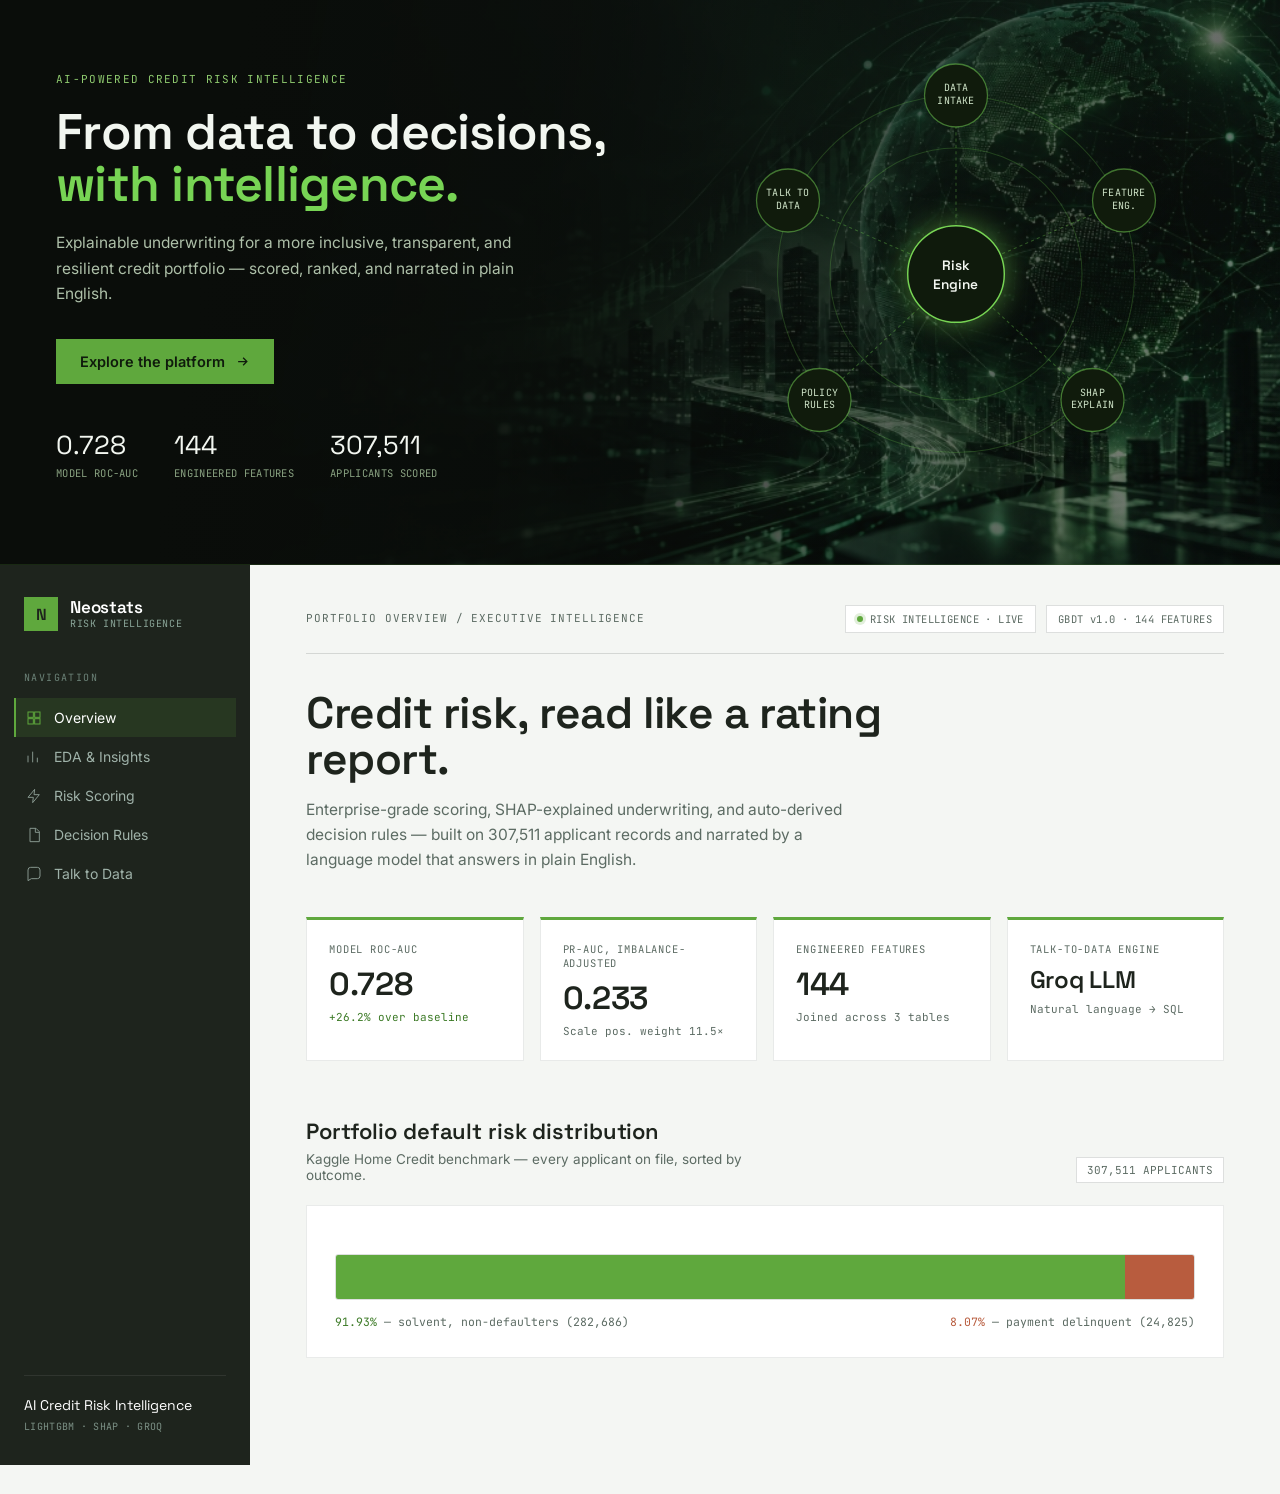
<file: frontend/mockup3.html>
<!DOCTYPE html>
<html lang="en">
<head>
<meta charset="UTF-8">
<title>NeoStats — Credit Risk Intelligence</title>
<meta name="viewport" content="width=device-width, initial-scale=1.0">
<link rel="preconnect" href="https://fonts.googleapis.com">
<link href="https://fonts.googleapis.com/css2?family=Space+Grotesk:wght@400;500;600;700&family=JetBrains+Mono:wght@400;500&family=Inter:wght@400;500;600&display=swap" rel="stylesheet">
<style>
  :root{
    --bg:#F4F6F3;
    --card:#FFFFFF;
    --ink:#12201A;
    --ink-dim:#5C6B63;
    --line: rgba(18,32,26,0.09);
    --line-strong: rgba(18,32,26,0.14);
    --green:#5FA83D;
    --green-dark:#3C7A26;
    --green-tint:#EAF4E2;
    --navy:#1E241D;
    --amber:#D99A3C;
    --red:#B85C3E;
  }
  *{box-sizing:border-box;}
  html,body{margin:0;padding:0;background:var(--bg);color:var(--ink);font-family:'Inter',sans-serif;}
  ::selection{background:rgba(95,168,61,0.25);}

  .app{display:grid;grid-template-columns:250px 1fr;min-height:100vh;}

  /* ---------- SIDEBAR ---------- */
  .side{
    background:var(--navy);
    padding:32px 24px;
    display:flex;flex-direction:column;
    gap:40px;
    color:#DCE4E0;
    position:sticky;top:0;align-self:start;height:100vh;overflow-y:auto;
  }
  .brand{display:flex;align-items:center;gap:12px;}
  .brand .mark{
    width:34px;height:34px;background:var(--green);
    display:flex;align-items:center;justify-content:center;
    font-family:'Space Grotesk',sans-serif;font-size:16px;color:var(--navy);font-weight:600;
    flex-shrink:0;
  }
  .brand .name{font-family:'Space Grotesk',sans-serif;font-weight:600;font-size:17px;letter-spacing:-0.01em;color:#fff;line-height:1.15;}
  .brand .sub{font-family:'JetBrains Mono',monospace;font-size:10px;color:#8AA598;letter-spacing:0.06em;}

  nav{display:flex;flex-direction:column;}
  .nav-label{font-family:'JetBrains Mono',monospace;font-size:10px;letter-spacing:0.14em;color:#6C8378;margin-bottom:14px;}
  .nav-item{
    display:flex;align-items:center;gap:12px;
    padding:11px 10px;margin:0 -10px;
    color:#9FB2A9;text-decoration:none;
    font-size:14px;border-left:2px solid transparent;
    transition:color .15s ease, border-color .15s ease, background .15s ease;
  }
  .nav-item svg{width:16px;height:16px;flex-shrink:0;opacity:0.8;}
  .nav-item.active{color:#fff;border-left-color:var(--green);background:rgba(95,168,61,0.14);}
  .nav-item.active svg{opacity:1;stroke:var(--green);}
  .nav-item:hover:not(.active){color:#fff;}

  .side-foot{margin-top:auto;padding-top:20px;border-top:1px solid rgba(255,255,255,0.08);}
  .side-foot .t{font-family:'Space Grotesk',sans-serif;font-size:14px;color:#fff;}
  .side-foot .m{font-family:'JetBrains Mono',monospace;font-size:10px;color:#7C9186;margin-top:6px;letter-spacing:0.03em;}

  /* ---------- MAIN ---------- */
  main{padding:40px 56px 80px;max-width:1180px;}

  .topline{
    display:flex;justify-content:space-between;align-items:baseline;
    padding-bottom:20px;border-bottom:1px solid var(--line-strong);margin-bottom:36px;
    flex-wrap:wrap;gap:12px;
  }
  .topline .crumb{font-family:'JetBrains Mono',monospace;font-size:11px;color:var(--ink-dim);letter-spacing:0.08em;}
  .status{display:flex;gap:10px;align-items:center;}
  .pill{
    font-family:'JetBrains Mono',monospace;font-size:10.5px;letter-spacing:0.04em;
    padding:6px 11px;border:1px solid var(--line-strong);color:var(--ink-dim);
    display:flex;align-items:center;gap:7px;background:var(--card);
  }
  .pill .dot{width:6px;height:6px;background:var(--green);border-radius:50%;box-shadow:0 0 0 3px rgba(95,168,61,0.18);}

  h1.hero{
    font-family:'Space Grotesk',sans-serif;font-weight:600;letter-spacing:-0.01em;
    font-size:44px;line-height:1.05;max-width:640px;margin:0 0 16px;color:var(--navy);
  }
  p.lede{font-size:15.5px;line-height:1.6;color:var(--ink-dim);max-width:560px;margin:0 0 44px;}

  /* metrics row */
  .ledger{
    display:grid;grid-template-columns:repeat(4,1fr);
    gap:16px;
    margin-bottom:56px;
  }
  .ledger .cell{
    padding:22px 22px;background:var(--card);border:1px solid var(--line);
    border-top:3px solid var(--green);
  }
  .cell .k{font-family:'JetBrains Mono',monospace;font-size:10.5px;color:var(--ink-dim);letter-spacing:0.08em;margin-bottom:12px;}
  .cell .v{font-family:'Space Grotesk',sans-serif;font-weight:600;letter-spacing:-0.01em;font-size:32px;color:var(--navy);line-height:1;}
  .cell .d{font-family:'JetBrains Mono',monospace;font-size:11px;margin-top:10px;}
  .d.up{color:var(--green-dark);}
  .d.neutral{color:var(--ink-dim);}

  /* section header */
  .section-head{
    display:flex;justify-content:space-between;align-items:flex-end;
    margin-bottom:22px;
  }
  .section-head h2{font-family:'Space Grotesk',sans-serif;font-weight:600;letter-spacing:-0.005em;font-size:22px;margin:0 0 6px;color:var(--navy);}
  .section-head p{font-size:13.5px;color:var(--ink-dim);margin:0;max-width:480px;}
  .section-head .tag{font-family:'JetBrains Mono',monospace;font-size:11px;color:var(--ink-dim);border:1px solid var(--line-strong);padding:5px 10px;white-space:nowrap;background:var(--card);}

  /* distribution bar */
  .dist{
    border:1px solid var(--line);background:var(--card);padding:28px;margin-bottom:56px;
  }
  .dist-bar{display:flex;height:46px;border:1px solid var(--line-strong);overflow:hidden;margin:20px 0 14px;border-radius:3px;}
  .dist-bar .seg-good{background:var(--green);width:91.93%;position:relative;}
  .dist-bar .seg-bad{background:var(--red);width:8.07%;}
  .dist-legend{display:flex;justify-content:space-between;font-family:'JetBrains Mono',monospace;font-size:11.5px;}
  .dist-legend .a{color:var(--green-dark);}
  .dist-legend .b{color:var(--red);}
  .dist-legend span{color:var(--ink-dim);}

  /* two column: scoring + shap */
  .grid-2{display:grid;grid-template-columns:1fr 1.15fr;gap:16px;margin-bottom:56px;}
  .panel{padding:30px;background:var(--card);border:1px solid var(--line);}
  .field{margin-bottom:18px;}
  .field label{display:block;font-family:'JetBrains Mono',monospace;font-size:10.5px;color:var(--ink-dim);letter-spacing:0.05em;margin-bottom:7px;}
  .field .val{
    font-family:'JetBrains Mono',monospace;font-size:14px;color:var(--navy);
    border-bottom:1px solid var(--line-strong);padding:8px 2px;
  }

  .decision-block{text-align:left;}
  .decision-top{display:flex;justify-content:space-between;align-items:flex-start;margin-bottom:26px;}
  .decision-top h3{font-family:'Space Grotesk',sans-serif;font-size:19px;margin:0;color:var(--navy);font-weight:600;letter-spacing:-0.005em;}
  .risk-flag{
    font-family:'JetBrains Mono',monospace;font-size:11px;letter-spacing:0.06em;
    color:var(--red);border:1px solid var(--red);padding:5px 10px;background:#FBEEEB;
  }
  .gauge-row{display:flex;align-items:center;gap:28px;margin-bottom:26px;}
  .gauge{position:relative;width:130px;height:130px;flex-shrink:0;}
  .gauge svg{transform:rotate(-90deg);}
  .gauge .num{
    position:absolute;inset:0;display:flex;flex-direction:column;align-items:center;justify-content:center;
  }
  .gauge .num b{font-family:'Space Grotesk',sans-serif;font-weight:600;font-size:26px;color:var(--navy);}
  .gauge .num small{font-family:'JetBrains Mono',monospace;font-size:8.5px;color:var(--ink-dim);letter-spacing:0.05em;margin-top:2px;}
  .score-lines .row{display:flex;justify-content:space-between;padding:9px 0;border-bottom:1px solid var(--line);font-size:13.5px;}
  .score-lines .row:last-child{border-bottom:none;}
  .score-lines .row span:first-child{color:var(--ink-dim);font-family:'JetBrains Mono',monospace;font-size:11px;}
  .score-lines .row span:last-child{color:var(--navy);font-family:'JetBrains Mono',monospace;}
  .score-lines .row.decision span:last-child{color:var(--red);}

  .policy{margin-top:22px;padding:16px 18px;border-left:3px solid var(--green);background:var(--green-tint);}
  .policy .l{font-family:'JetBrains Mono',monospace;font-size:10px;color:var(--green-dark);letter-spacing:0.08em;margin-bottom:6px;}
  .policy p{margin:0;font-size:13px;line-height:1.5;color:var(--navy);}

  .shap-title{font-family:'JetBrains Mono',monospace;font-size:10.5px;color:var(--ink-dim);letter-spacing:0.06em;margin:26px 0 14px;}
  .shap-cols{display:grid;grid-template-columns:1fr 1fr;gap:24px;}
  .shap-h{font-size:11.5px;font-family:'JetBrains Mono',monospace;letter-spacing:0.03em;margin-bottom:12px;}
  .shap-h.g{color:var(--green-dark);}
  .shap-h.r{color:var(--red);}
  .shap-row{margin-bottom:14px;}
  .shap-row .lbl{display:flex;justify-content:space-between;font-size:12px;margin-bottom:6px;}
  .shap-row .lbl span:first-child{color:var(--navy);}
  .shap-row .bar{height:5px;background:var(--line-strong);position:relative;border-radius:3px;overflow:hidden;}
  .shap-row .bar i{position:absolute;top:0;left:0;height:100%;display:block;}
  .shap-row.g .lbl span:last-child{color:var(--green-dark);}
  .shap-row.g .bar i{background:var(--green);}
  .shap-row.r .lbl span:last-child{color:var(--red);}
  .shap-row.r .bar i{background:var(--red);}

  /* rules */
  .rules-summary{display:flex;gap:16px;margin-bottom:36px;}
  .rules-summary .cell{flex:1;padding:22px 24px;background:var(--card);border:1px solid var(--line);border-top:3px solid var(--green);}

  .filters{display:flex;gap:8px;margin-bottom:28px;}
  .filters button{
    font-family:'JetBrains Mono',monospace;font-size:11.5px;letter-spacing:0.03em;
    background:var(--card);border:1px solid var(--line-strong);color:var(--ink-dim);
    padding:8px 16px;cursor:pointer;
  }
  .filters button.active{color:#fff;background:var(--green);border-color:var(--green);}

  .rule{border:1px solid var(--line);background:var(--card);padding:26px 28px;margin-bottom:14px;}
  .rule-top{display:flex;justify-content:space-between;align-items:center;margin-bottom:16px;}
  .rule-id{font-family:'JetBrains Mono',monospace;font-size:13px;color:var(--navy);letter-spacing:0.03em;}
  .rule-meta{display:flex;align-items:center;gap:14px;}
  .conf{font-family:'JetBrains Mono',monospace;font-size:11px;color:var(--ink-dim);}
  .conf b{color:var(--navy);}
  .rule-logic{
    font-family:'JetBrains Mono',monospace;font-size:13.5px;color:var(--navy);
    background:#F6F8F5;border:1px solid var(--line);padding:16px 18px;margin-bottom:16px;line-height:1.7;
  }
  .rule-logic .k{color:var(--green-dark);}
  .rule-logic .r{color:var(--red);font-weight:500;}
  .rule-fields{display:grid;grid-template-columns:1fr 1fr;gap:20px;}
  .rule-fields .l{font-family:'JetBrains Mono',monospace;font-size:10px;color:var(--ink-dim);letter-spacing:0.06em;margin-bottom:5px;}
  .rule-fields p{margin:0;font-size:13px;line-height:1.5;color:var(--ink-dim);}
  .rule-fields p b{color:var(--navy);font-weight:500;}

  /* ---------- HERO ---------- */
  .hero-wrap{
    background:
      linear-gradient(100deg, #0A0D0A 18%, rgba(10,13,10,0.88) 42%, rgba(10,13,10,0.55) 68%, rgba(10,13,10,0.35) 100%),
      radial-gradient(120% 140% at 78% 0%, rgba(27,42,32,0.4) 0%, rgba(10,13,10,0.2) 60%),
      url('hero-bg.png');
    background-size:cover;
    background-position:center right;
    padding:64px 56px 76px;
    position:relative;overflow:hidden;
    border-bottom:1px solid rgba(95,168,61,0.18);
  }
  .hero-grid{
    display:grid;grid-template-columns:1.05fr 0.95fr;gap:40px;align-items:center;
    max-width:1180px;position:relative;z-index:2;
  }
  .hero-eyebrow{font-family:'JetBrains Mono',monospace;font-size:11px;letter-spacing:0.12em;color:#8FCB6F;margin-bottom:20px;}
  h1.hero2{
    font-family:'Space Grotesk',sans-serif;font-weight:600;letter-spacing:-0.015em;font-size:50px;line-height:1.04;
    color:#F2F6F0;margin:0 0 20px;
  }
  h1.hero2 .accent{color:#77D454;}
  p.hero-lede{font-size:15.5px;line-height:1.65;color:#AEC0A9;max-width:460px;margin:0 0 32px;}
  .hero-cta{
    display:inline-flex;align-items:center;gap:10px;
    background:#5FA83D;color:#0F1A0C;font-family:'Inter',sans-serif;font-weight:600;font-size:14.5px;
    padding:14px 24px;border:none;cursor:pointer;
  }
  .hero-cta svg{width:15px;height:15px;}
  .hero-stats{display:flex;gap:36px;margin-top:44px;}
  .hero-stats .s .v{font-family:'Space Grotesk',sans-serif;font-size:26px;color:#F2F6F0;}
  .hero-stats .s .k{font-family:'JetBrains Mono',monospace;font-size:10.5px;color:#89A281;margin-top:4px;letter-spacing:0.03em;}

  /* orbit diagram */
  .orbit{position:relative;width:100%;aspect-ratio:1/1;max-width:420px;margin:0 auto;}
  .orbit svg{width:100%;height:100%;overflow:visible;}
  .orbit-ring{fill:none;stroke:rgba(119,212,84,0.22);stroke-width:1;}
  .orbit-node-bg{fill:#101B0C;stroke:rgba(119,212,84,0.5);stroke-width:1.2;}
  .orbit-core{fill:#0F1A0C;stroke:#77D454;stroke-width:1.4;filter:drop-shadow(0 0 14px rgba(119,212,84,0.55));}
  .orbit-label{font-family:'JetBrains Mono',monospace;font-size:9.5px;fill:#CFE4C8;letter-spacing:0.02em;}
  .orbit-label-core{font-family:'Space Grotesk',sans-serif;font-weight:600;font-size:13px;fill:#F2F6F0;}
  .orbit-link{stroke:rgba(119,212,84,0.35);stroke-width:1;stroke-dasharray:3 3;}

  @media (max-width: 880px){
    .hero-wrap{padding:44px 20px 56px;}
    .hero-grid{grid-template-columns:1fr;}
    h1.hero2{font-size:36px;}
    .hero-stats{flex-wrap:wrap;row-gap:18px;}
    .orbit{margin-top:20px;}
    .app{grid-template-columns:1fr;}
    .side{display:none;}
    main{padding:28px 20px 60px;}
    h1.hero{font-size:32px;}
    .ledger{grid-template-columns:1fr 1fr;}
    .grid-2{grid-template-columns:1fr;}
    .shap-cols{grid-template-columns:1fr;}
    .rule-fields{grid-template-columns:1fr;}
    .rules-summary{flex-direction:column;}
  }
</style>
</head>
<body>

<section class="hero-wrap">
  <div class="hero-grid">
    <div>
      <div class="hero-eyebrow">AI-POWERED CREDIT RISK INTELLIGENCE</div>
      <h1 class="hero2">From data to decisions,<br><span class="accent">with intelligence.</span></h1>
      <p class="hero-lede">Explainable underwriting for a more inclusive, transparent, and resilient credit portfolio — scored, ranked, and narrated in plain English.</p>
      <button class="hero-cta">Explore the platform
        <svg viewBox="0 0 24 24" fill="none" stroke="currentColor" stroke-width="2"><path d="M5 12h14M13 6l6 6-6 6"/></svg>
      </button>
      <div class="hero-stats">
        <div class="s"><div class="v">0.728</div><div class="k">MODEL ROC-AUC</div></div>
        <div class="s"><div class="v">144</div><div class="k">ENGINEERED FEATURES</div></div>
        <div class="s"><div class="v">307,511</div><div class="k">APPLICANTS SCORED</div></div>
      </div>
    </div>

    <div class="orbit">
      <svg viewBox="0 0 400 400">
        <circle class="orbit-ring" cx="200" cy="200" r="170"/>
        <circle class="orbit-ring" cx="200" cy="200" r="120"/>

        <line class="orbit-link" x1="200" y1="200" x2="200" y2="30"/>
        <line class="orbit-link" x1="200" y1="200" x2="360" y2="130"/>
        <line class="orbit-link" x1="200" y1="200" x2="330" y2="320"/>
        <line class="orbit-link" x1="200" y1="200" x2="70" y2="320"/>
        <line class="orbit-link" x1="200" y1="200" x2="40" y2="130"/>

        <circle class="orbit-core" cx="200" cy="200" r="46"/>
        <text class="orbit-label-core" x="200" y="196" text-anchor="middle">Risk</text>
        <text class="orbit-label-core" x="200" y="214" text-anchor="middle">Engine</text>

        <circle class="orbit-node-bg" cx="200" cy="30" r="30"/>
        <text class="orbit-label" x="200" y="26" text-anchor="middle">DATA</text>
        <text class="orbit-label" x="200" y="38" text-anchor="middle">INTAKE</text>

        <circle class="orbit-node-bg" cx="360" cy="130" r="30"/>
        <text class="orbit-label" x="360" y="126" text-anchor="middle">FEATURE</text>
        <text class="orbit-label" x="360" y="138" text-anchor="middle">ENG.</text>

        <circle class="orbit-node-bg" cx="330" cy="320" r="30"/>
        <text class="orbit-label" x="330" y="316" text-anchor="middle">SHAP</text>
        <text class="orbit-label" x="330" y="328" text-anchor="middle">EXPLAIN</text>

        <circle class="orbit-node-bg" cx="70" cy="320" r="30"/>
        <text class="orbit-label" x="70" y="316" text-anchor="middle">POLICY</text>
        <text class="orbit-label" x="70" y="328" text-anchor="middle">RULES</text>

        <circle class="orbit-node-bg" cx="40" cy="130" r="30"/>
        <text class="orbit-label" x="40" y="126" text-anchor="middle">TALK TO</text>
        <text class="orbit-label" x="40" y="138" text-anchor="middle">DATA</text>
      </svg>
    </div>
  </div>
</section>

<div class="app">
  <aside class="side">
    <div class="brand">
      <div class="mark">N</div>
      <div>
        <div class="name">Neostats</div>
        <div class="sub">RISK INTELLIGENCE</div>
      </div>
    </div>

    <nav>
      <div class="nav-label">NAVIGATION</div>
      <a class="nav-item active" data-page="overview" href="#"><svg viewBox="0 0 24 24" fill="none" stroke="currentColor" stroke-width="1.5"><rect x="3" y="3" width="8" height="8"/><rect x="13" y="3" width="8" height="8"/><rect x="3" y="13" width="8" height="8"/><rect x="13" y="13" width="8" height="8"/></svg>Overview</a>
      <a class="nav-item" data-page="eda" href="#"><svg viewBox="0 0 24 24" fill="none" stroke="currentColor" stroke-width="1.5"><path d="M3 20V10M10 20V4M17 20v-7"/></svg>EDA &amp; Insights</a>
      <a class="nav-item" data-page="scoring" href="#"><svg viewBox="0 0 24 24" fill="none" stroke="currentColor" stroke-width="1.5"><path d="M13 2 3 14h8l-1 8 10-12h-8l1-8z"/></svg>Risk Scoring</a>
      <a class="nav-item" data-page="rules" href="#"><svg viewBox="0 0 24 24" fill="none" stroke="currentColor" stroke-width="1.5"><path d="M6 2h9l5 5v15H6z"/><path d="M14 2v6h6"/></svg>Decision Rules</a>
      <a class="nav-item" data-page="talk" href="#"><svg viewBox="0 0 24 24" fill="none" stroke="currentColor" stroke-width="1.5"><path d="M21 15a4 4 0 0 1-4 4H8l-5 3V6a4 4 0 0 1 4-4h10a4 4 0 0 1 4 4z"/></svg>Talk to Data</a>
    </nav>

    <div class="side-foot">
      <div class="t">AI Credit Risk Intelligence</div>
      <div class="m">LIGHTGBM · SHAP · GROQ</div>
    </div>
  </aside>

  <main>

    <!-- ============ OVERVIEW ============ -->
    <div class="page" id="page-overview">
      <div class="topline">
        <div class="crumb">PORTFOLIO OVERVIEW / EXECUTIVE INTELLIGENCE</div>
        <div class="status">
          <div class="pill"><span class="dot"></span>RISK INTELLIGENCE · LIVE</div>
          <div class="pill">GBDT v1.0 · 144 FEATURES</div>
        </div>
      </div>

      <h1 class="hero">Credit risk, read like a rating report.</h1>
      <p class="lede">Enterprise-grade scoring, SHAP-explained underwriting, and auto-derived decision rules — built on 307,511 applicant records and narrated by a language model that answers in plain English.</p>

      <div class="ledger">
        <div class="cell">
          <div class="k">MODEL ROC-AUC</div>
          <div class="v">0.728</div>
          <div class="d up">+26.2% over baseline</div>
        </div>
        <div class="cell">
          <div class="k">PR-AUC, IMBALANCE-ADJUSTED</div>
          <div class="v">0.233</div>
          <div class="d neutral">Scale pos. weight 11.5×</div>
        </div>
        <div class="cell">
          <div class="k">ENGINEERED FEATURES</div>
          <div class="v">144</div>
          <div class="d neutral">Joined across 3 tables</div>
        </div>
        <div class="cell">
          <div class="k">TALK-TO-DATA ENGINE</div>
          <div class="v" style="font-size:24px;">Groq LLM</div>
          <div class="d neutral">Natural language → SQL</div>
        </div>
      </div>

      <div class="section-head">
        <div>
          <h2>Portfolio default risk distribution</h2>
          <p>Kaggle Home Credit benchmark — every applicant on file, sorted by outcome.</p>
        </div>
        <div class="tag">307,511 APPLICANTS</div>
      </div>
      <div class="dist">
        <div class="dist-bar"><div class="seg-good"></div><div class="seg-bad"></div></div>
        <div class="dist-legend">
          <div class="a">91.93% <span>— solvent, non-defaulters (282,686)</span></div>
          <div class="b">8.07% <span>— payment delinquent (24,825)</span></div>
        </div>
      </div>
    </div>

    <!-- ============ EDA & INSIGHTS ============ -->
    <div class="page" id="page-eda" style="display:none;">
      <div class="topline">
        <div class="crumb">EDA &amp; BUSINESS INSIGHTS</div>
        <div class="status">
          <div class="pill"><span class="dot"></span>DATASET: HOME CREDIT DEFAULT RISK</div>
        </div>
      </div>

      <h1 class="hero" style="font-size:34px;">Understand the data. Discover the patterns.</h1>
      <p class="lede">Empirical drivers pulled from demographic, occupational, bureau, and previous-application records.</p>

      <div class="ledger" style="grid-template-columns:repeat(3,1fr);">
        <div class="cell">
          <div class="k">CASH LOANS SHOW HIGHER DEFAULT RISK</div>
          <div class="v" style="font-size:26px;">8.35%</div>
          <div class="d neutral">Cash loan default rate</div>
        </div>
        <div class="cell">
          <div class="k">LOWER EXTERNAL SCORE INCREASES RISK</div>
          <div class="v" style="font-size:26px;">3.2×</div>
          <div class="d neutral">Higher default rate for EXT_SOURCE_2 &lt; 0.3</div>
        </div>
        <div class="cell">
          <div class="k">HIGHER DEBT-TO-INCOME SIGNALS DISTRESS</div>
          <div class="v" style="font-size:26px;">12.6%</div>
          <div class="d neutral">Default rate for DTI &gt; 4.0</div>
        </div>
      </div>

      <div class="section-head">
        <div>
          <h2>Default rate by loan type</h2>
          <p>Cash loans carry meaningfully more default risk than revolving credit.</p>
        </div>
      </div>
      <div class="dist" style="padding: 44px 36px 28px;">
        <div style="display:flex;align-items:flex-end;gap:56px;height:100px;padding:0 24px 0;">
          <div style="display:flex;flex-direction:column;align-items:center;gap:8px;">
            <div style="font-family:'JetBrains Mono',monospace;font-size:12.5px;color:var(--navy);font-weight:600;">8.35%</div>
            <div style="width:64px;height:56px;background:var(--green);border-radius:2px 2px 0 0;"></div>
          </div>
          <div style="display:flex;flex-direction:column;align-items:center;gap:8px;">
            <div style="font-family:'JetBrains Mono',monospace;font-size:12.5px;color:var(--navy);font-weight:600;">5.40%</div>
            <div style="width:64px;height:36px;background:#8AA9CE;border-radius:2px 2px 0 0;"></div>
          </div>
        </div>
        <div style="width: 260px; height: 1px; background: var(--line-strong); margin: 0 0 10px 0;"></div>
        <div style="display:flex;gap:56px;padding:0 24px;">
          <div style="width:64px;text-align:center;font-family:'JetBrains Mono',monospace;font-size:11px;color:var(--ink-dim);">Cash loans</div>
          <div style="width:64px;text-align:center;font-family:'JetBrains Mono',monospace;font-size:11px;color:var(--ink-dim);">Revolving loans</div>
        </div>
      </div>

      <div class="section-head" style="margin-top:44px;">
        <div>
          <h2>Missing value audit &amp; strategy</h2>
          <p>Handling missingness as an informative signal rather than discarding data.</p>
        </div>
      </div>
      <div class="rule">
        <div class="rule-fields" style="grid-template-columns:1fr 1fr 2fr;">
          <div><div class="l">FEATURE</div><p><b>EXT_SOURCE_1</b></p></div>
          <div><div class="l">MISSING</div><p><b style="color:var(--red);">56.4%</b></p></div>
          <div><div class="l">STRATEGY</div><p>Median imputation with a missingness indicator to preserve informative bureau sparsity.</p></div>
        </div>
      </div>
      <div class="rule">
        <div class="rule-fields" style="grid-template-columns:1fr 1fr 2fr;">
          <div><div class="l">FEATURE</div><p><b>OWN_CAR_AGE</b></p></div>
          <div><div class="l">MISSING</div><p><b style="color:var(--amber);">66%</b></p></div>
          <div><div class="l">STRATEGY</div><p>Mapped to zero for non-car owners; explicit car-owner flag retained.</p></div>
        </div>
      </div>
    </div>

    <!-- ============ RISK SCORING ============ -->
    <div class="page" id="page-scoring" style="display:none;">
      <div class="topline">
        <div class="crumb">APPLICANT RISK ASSESSMENT / SHAP UNDERWRITING</div>
        <div class="status">
          <div class="pill"><span class="dot"></span>RISK INTELLIGENCE · LIVE</div>
        </div>
      </div>

      <div class="section-head">
        <div>
          <h2>Applicant risk assessment</h2>
          <p>Live default-probability inference against a saved archetype, with directional SHAP attribution.</p>
        </div>
        <div class="tag">ARCHETYPE: OVERLEVERAGED DRIVER</div>
      </div>

      <div class="grid-2">
        <div class="panel">
          <div class="field"><label>ANNUAL INCOME</label><div class="val">$90,000</div></div>
          <div class="field"><label>REQUESTED CREDIT</label><div class="val">$650,000</div></div>
          <div class="field"><label>ANNUAL ANNUITY</label><div class="val">$35,000</div></div>
          <div class="field"><label>GOODS PRICE</label><div class="val">$580,000</div></div>
          <div class="field"><label>CONTRACT TYPE</label><div class="val">Cash loans</div></div>
          <div class="field" style="margin-bottom:0;"><label>GENDER</label><div class="val">Male</div></div>
        </div>

        <div class="panel decision-block">
          <div class="decision-top">
            <h3>Underwriting decision</h3>
            <div class="risk-flag">HIGH RISK</div>
          </div>

          <div class="gauge-row">
            <div class="gauge">
              <svg width="130" height="130" viewBox="0 0 130 130">
                <circle cx="65" cy="65" r="54" fill="none" stroke="rgba(18,32,26,0.10)" stroke-width="10"/>
                <circle cx="65" cy="65" r="54" fill="none" stroke="#C1543F" stroke-width="10" stroke-linecap="butt"
                  stroke-dasharray="339.3" stroke-dashoffset="62"/>
              </svg>
              <div class="num"><b>81.67%</b></div>
            </div>
            <div class="score-lines" style="flex:1;">
              <div class="row"><span>EST. CREDIT SCORE</span><span>400 / 850</span></div>
              <div class="row"><span>DEBT LEVERAGE</span><span>7.22×</span></div>
              <div class="row"><span>PAYMENT RATE</span><span>5.38%</span></div>
              <div class="row decision"><span>DECISION</span><span>DECLINED</span></div>
            </div>
          </div>

          <div class="policy">
            <div class="l">POLICY RECOMMENDATION</div>
            <p>Escalate to Special Assets &amp; Risk Committee due to high default probability; request guarantor.</p>
          </div>

          <div class="shap-title">WHY THIS DECISION — SHAP FEATURE ATTRIBUTION</div>
          <div class="shap-cols">
            <div>
              <div class="shap-h g">RISK-REDUCING</div>
              <div class="shap-row g"><div class="lbl"><span>Days birth</span><span>−0.39</span></div><div class="bar"><i style="width:65%"></i></div></div>
              <div class="shap-row g"><div class="lbl"><span>Own car age</span><span>−0.22</span></div><div class="bar"><i style="width:37%"></i></div></div>
            </div>
            <div>
              <div class="shap-h r">RISK-INCREASING</div>
              <div class="shap-row r"><div class="lbl"><span>Ext. sources mean</span><span>+1.23</span></div><div class="bar"><i style="width:100%"></i></div></div>
              <div class="shap-row r"><div class="lbl"><span>Payment rate</span><span>+0.27</span></div><div class="bar"><i style="width:45%"></i></div></div>
            </div>
          </div>
        </div>
      </div>
    </div>

    <!-- ============ DECISION RULES ============ -->
    <div class="page" id="page-rules" style="display:none;">
      <div class="topline">
        <div class="crumb">CREDIT POLICY ENGINE / AUDITABLE RULES</div>
        <div class="status">
          <div class="pill"><span class="dot"></span>RISK INTELLIGENCE · LIVE</div>
        </div>
      </div>

      <div class="section-head">
        <div>
          <h2>Credit policy engine</h2>
          <p>Machine-derived decision boundaries, translated into auditable underwriting rules.</p>
        </div>
      </div>

      <div class="rules-summary">
        <div class="cell"><div class="k">ACTIVE RULES</div><div class="v" style="font-size:28px;">5</div><div class="d neutral">Statistically verified</div></div>
        <div class="cell"><div class="k">HIGH-RISK RULES</div><div class="v" style="font-size:28px;color:var(--red);">3</div><div class="d neutral">Mandatory committee review</div></div>
        <div class="cell"><div class="k">LOW-RISK RULES</div><div class="v" style="font-size:28px;color:var(--green-dark);">2</div><div class="d neutral">Fast-track automated sanction</div></div>
      </div>

      <div class="filters">
        <button class="active">All rules</button>
        <button>High risk only</button>
        <button>Low risk only</button>
      </div>

      <div class="rule">
        <div class="rule-top">
          <div class="rule-id">CR-RULE-01</div>
          <div class="rule-meta"><div class="conf">CONFIDENCE <b>82.4%</b></div><div class="risk-flag">HIGH RISK</div></div>
        </div>
        <div class="rule-logic">IF <span class="k">ext_source_2</span> &lt; 0.35 AND <span class="k">credit_income_ratio</span> &gt; 3.2 THEN <span class="r">HIGH DEFAULT RISK</span></div>
        <div class="rule-fields">
          <div><div class="l">BUSINESS RATIONALE</div><p>Weak external bureau score compounded by excessive debt relative to annual income.</p></div>
          <div><div class="l">MANDATED ACTION</div><p><b>Mandatory credit committee review;</b> require guarantor or lower credit limit.</p></div>
        </div>
      </div>

      <div class="rule">
        <div class="rule-top">
          <div class="rule-id">CR-RULE-02</div>
          <div class="rule-meta"><div class="conf">CONFIDENCE <b>77.1%</b></div><div class="risk-flag">HIGH RISK</div></div>
        </div>
        <div class="rule-logic">IF <span class="k">prev_app_refused_rate</span> &gt; 0.40 AND <span class="k">bureau_active_loans</span> ≥ 3 THEN <span class="r">HIGH DEFAULT RISK</span></div>
        <div class="rule-fields">
          <div><div class="l">BUSINESS RATIONALE</div><p>High rejection history across lenders combined with high current debt burden.</p></div>
          <div><div class="l">MANDATED ACTION</div><p><b>Decline automated approval;</b> flag for past delinquency inspection.</p></div>
        </div>
      </div>
    </div>

    <!-- ============ TALK TO DATA ============ -->
    <div class="page" id="page-talk" style="display:none;">
      <div class="topline">
        <div class="crumb">NEOSTATS AI ANALYST</div>
        <div class="status">
          <div class="pill"><span class="dot"></span>POWERED BY GROQ · ONLINE</div>
        </div>
      </div>

      <div class="section-head">
        <div>
          <h2>Ask questions about the credit portfolio</h2>
          <p>Natural language in, generated SQL and a plain-English answer out.</p>
        </div>
      </div>

      <div class="grid-2" style="grid-template-columns:0.8fr 1.2fr;">
        <div class="panel">
          <div class="field"><label style="margin-bottom:14px;">SUGGESTED QUESTIONS</label></div>
          <div class="rule" style="padding:14px 16px;margin-bottom:10px;cursor:pointer;">
            <p style="margin:0;font-size:13px;color:var(--navy);">What is the default rate by income type?</p>
          </div>
          <div class="rule" style="padding:14px 16px;margin-bottom:10px;cursor:pointer;">
            <p style="margin:0;font-size:13px;color:var(--navy);">Which occupations are riskiest?</p>
          </div>
          <div class="rule" style="padding:14px 16px;margin-bottom:0;cursor:pointer;">
            <p style="margin:0;font-size:13px;color:var(--navy);">Show applicants with external score below 0.3</p>
          </div>
        </div>

        <div class="panel">
          <div class="policy" style="margin-top:0;background:var(--green-tint);border-left-color:var(--green);">
            <div class="l">YOU ASKED</div>
            <p>What is the default rate by income type?</p>
          </div>

          <div class="shap-title" style="margin-top:22px;">GENERATED SQL</div>
          <div class="rule-logic" style="margin-bottom:22px;">
            SELECT income_type,<br>
            &nbsp;&nbsp;COUNT(*) AS applicants,<br>
            &nbsp;&nbsp;ROUND(100.0 * AVG(target), 2) AS default_rate<br>
            FROM application_data<br>
            GROUP BY income_type<br>
            ORDER BY default_rate DESC
          </div>

          <div class="shap-title">RESULT</div>
          <div class="score-lines">
            <div class="row"><span>COMMERCIAL ASSOCIATE</span><span>6.9%</span></div>
            <div class="row"><span>WORKING</span><span>7.8%</span></div>
            <div class="row"><span>PENSIONER</span><span>9.6%</span></div>
            <div class="row"><span>STATE SERVANT</span><span>6.2%</span></div>
          </div>
        </div>
      </div>
    </div>

  </main>
</div>

<script>
  document.querySelectorAll('.nav-item').forEach(function(item){
    item.addEventListener('click', function(e){
      e.preventDefault();
      document.querySelectorAll('.nav-item').forEach(function(n){ n.classList.remove('active'); });
      item.classList.add('active');
      var target = item.getAttribute('data-page');
      document.querySelectorAll('.page').forEach(function(p){
        p.style.display = (p.id === 'page-' + target) ? '' : 'none';
      });
      window.scrollTo(0,0);
    });
  });
</script>

</body>
</html>
</file>
